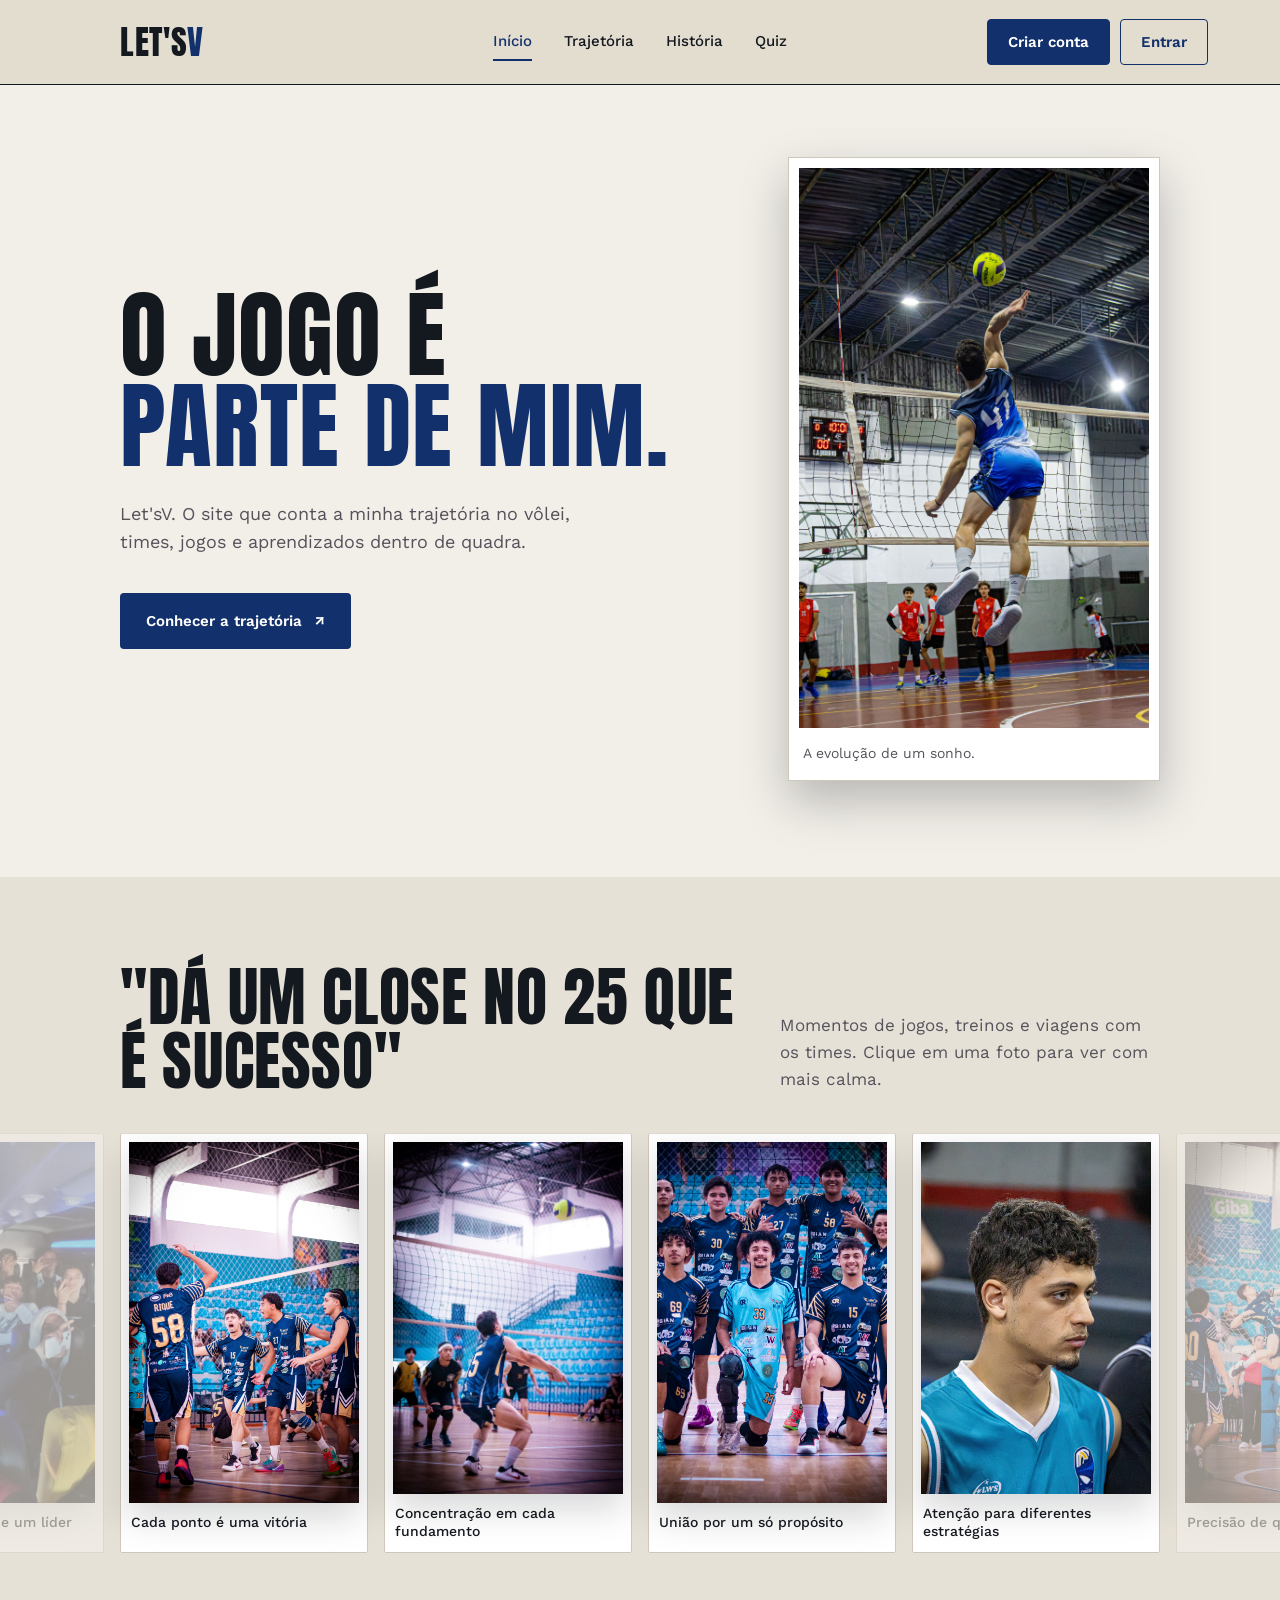
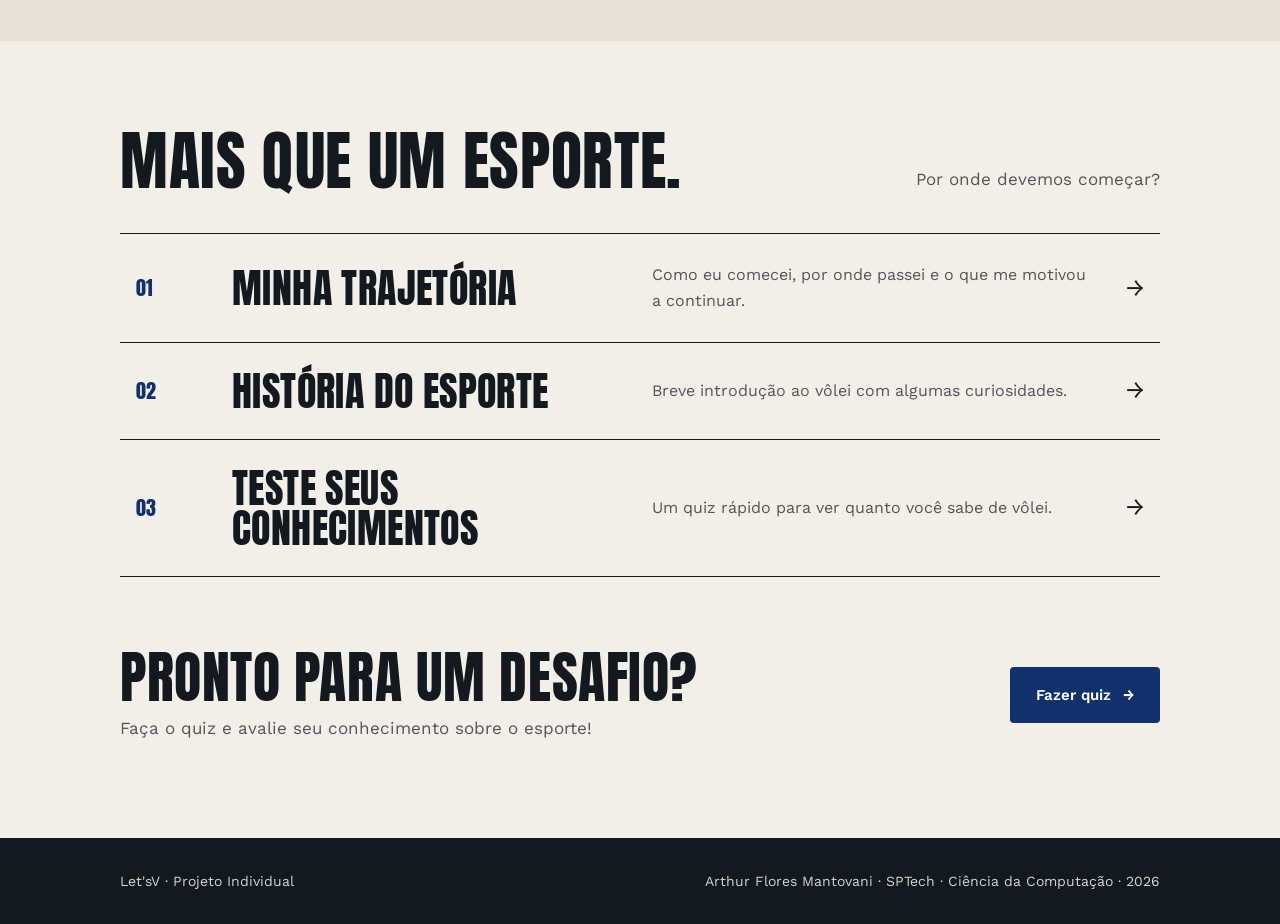
<file: public/index.html>
<!DOCTYPE html>
<html lang="pt-BR">
<head>
  <meta charset="UTF-8">
  <meta name="viewport" content="width=device-width, initial-scale=1.0">
  <title>Let'sV</title>
  <link rel="preconnect" href="https://fonts.googleapis.com">
  <link rel="preconnect" href="https://fonts.gstatic.com" crossorigin>
  <link href="https://fonts.googleapis.com/css2?family=Anton&family=Work+Sans:wght@400;500;600&display=swap" rel="stylesheet">
  <link rel="stylesheet" href="./css/style.css">
</head>
<body>

  <header class="topo">
    <div class="container topo-conteudo">
      <a href="./index.html" class="logo">Let's<span>V</span></a>
      <nav class="menu">
        <a href="./index.html" class="ativo">Início</a>
        <a href="./trajetoria.html">Trajetória</a>
        <a href="./historia.html">História</a>
        <a href="./quiz.html">Quiz</a>
      </nav>
      <div class="topo-acoes">
        <a href="./cadastro.html#cadastro" class="botao-cadastro">Criar conta</a>
        <a href="./cadastro.html" class="botao-entrar">Entrar</a>
      </div>
    </div>
  </header>

  <main>
    <section class="hero">
      <div class="container hero-conteudo">
        <div class="hero-texto">
          <h1>O jogo é <span>parte de mim.</span></h1>
          <p>Let'sV. O site que conta a minha trajetória no vôlei, times, jogos e aprendizados dentro de quadra.</p>
          <a href="#card-trajetoria" class="botao">Conhecer a trajetória <span>↗</span></a>
        </div>
        <figure class="hero-imagem">
          <img src="./assets/imgs/heroImg.jpg" alt="Jogador saltando para atacar a bola em um jogo de vôlei">
          <figcaption>A evolução de um sonho.</figcaption>
        </figure>
      </div>
    </section>

    <section class="galeria" id="galeria">
      <div class="container">
        <div class="cabecalho-secao">
          <h2>"Dá um close no 25 que é sucesso"</h2>
          <p>Momentos de jogos, treinos e viagens com os times. Clique em uma foto para ver com mais calma.</p>
        </div>

        <div class="carrossel">
          <div class="carrossel-trilho">
            <figure class="foto">
              <img src="./assets/imgs/foto1.jpg" alt="Comemoração Bless">
              <figcaption>Cada ponto é uma vitória</figcaption>
            </figure>
            <figure class="foto">
              <img src="./assets/imgs/foto2.jpg" alt="Foto de passe">
              <figcaption>Concentração em cada fundamento</figcaption>
            </figure>
            <figure class="foto">
              <img src="./assets/imgs/foto3.jpg" alt="Foto da Bless">
              <figcaption>União por um só propósito</figcaption>
            </figure>
            <figure class="foto">
              <img src="./assets/imgs/foto4.jpg" alt="Foto do Rosto no SL">
              <figcaption>Atenção para diferentes estratégias</figcaption>
            </figure>
            <figure class="foto">
              <img src="./assets/imgs/foto5.jpg" alt="Foto ataque Bless">
              <figcaption>Precisão de quem faz acontecer</figcaption>
            </figure>
            <figure class="foto">
              <img src="./assets/imgs/foto6.jpg" alt="Colocando sua fé no atleta">
              <figcaption>Confiança posta sobre o peito</figcaption>
            </figure>
            <figure class="foto">
              <img src="./assets/imgs/foto7.jpg" alt="Foto com José Roberto">
              <figcaption>Oportunidades inusitadas</figcaption>
            </figure>
            <figure class="foto">
              <img src="./assets/imgs/foto8.jpg" alt="Time JEESP">
              <figcaption>Responsabilidade de um líder</figcaption>
            </figure>
          </div>
        </div>
      </div>
    </section>

    <section class="universo">
      <div class="container">
        <div class="cabecalho-secao">
          <h2>Mais que um esporte.</h2>
          <p>Por onde devemos começar?</p>
        </div>

        <div class="cards">
          <a href="./trajetoria.html" class="card" id="card-trajetoria">
            <span class="card-numero">01</span>
            <h3>Minha trajetória</h3>
            <p>Como eu comecei, por onde passei e o que me motivou a continuar.</p>
            <span class="card-seta">→</span>
          </a>
          <a href="./historia.html" class="card">
            <span class="card-numero">02</span>
            <h3>História do esporte</h3>
            <p>Breve introdução ao vôlei com algumas curiosidades.</p>
            <span class="card-seta">→</span>
          </a>
          <a href="#chamada-card" class="card">
            <span class="card-numero">03</span>
            <h3>Teste seus conhecimentos</h3>
            <p>Um quiz rápido para ver quanto você sabe de vôlei.</p>
            <span class="card-seta">→</span>
          </a>
        </div>

        <div class="chamada">
          <div>
            <h3>Pronto para um desafio?</h3>
            <p>Faça o quiz e avalie seu conhecimento sobre o esporte!</p>
          </div>
          <a href="./quiz.html" class="botao" id="chamada-card">Fazer quiz <span>→</span></a>
        </div>
      </div>
    </section>
  </main>

  <footer class="rodape">
    <div class="container rodape-conteudo">
      <a href="./index.html"><p>Let'sV · Projeto Individual</p></a>
      <p>Arthur Flores Mantovani · SPTech · Ciência da Computação · 2026</p>
    </div>
  </footer>

  <script src="./js/script.js"></script>
  <script src="./js/rolagem.js"></script>
</body>
</html>
</file>
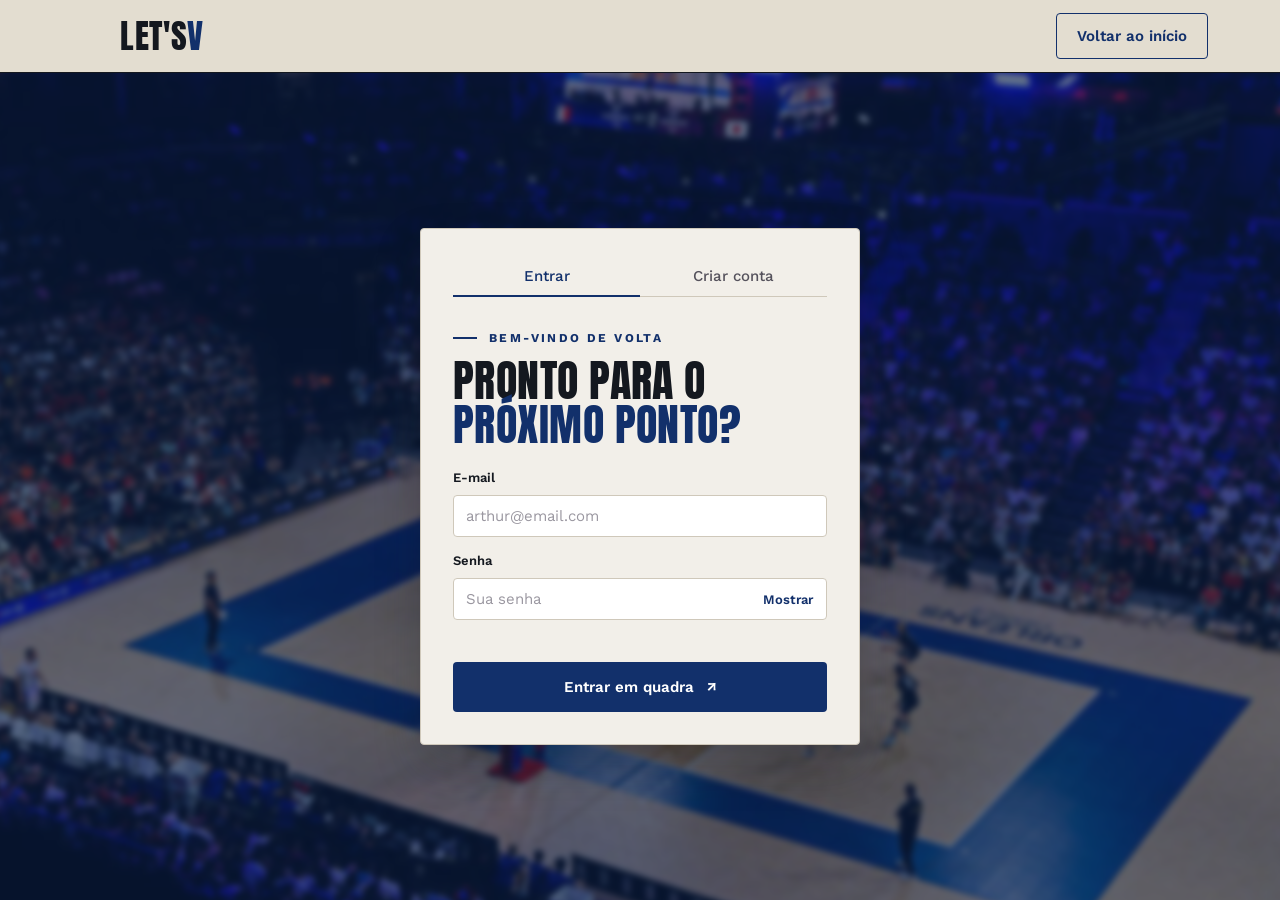
<file: public/cadastro.html>
<!doctype html>
<html lang="pt-BR">
  <head>
    <meta charset="UTF-8" />
    <meta name="viewport" content="width=device-width, initial-scale=1.0" />
    <title>Acesso · Let'sV</title>

    <link rel="preconnect" href="https://fonts.googleapis.com" />
    <link rel="preconnect" href="https://fonts.gstatic.com" crossorigin />
    <link
      href="https://fonts.googleapis.com/css2?family=Anton&family=Work+Sans:wght@400;500;600&display=swap"
      rel="stylesheet"
    />

    <link rel="stylesheet" href="./css/style.css" />
    <link rel="stylesheet" href="./css/auth.css" />
  </head>

  <body class="pagina-auth">
    <header class="topo">
      <div class="container topo-conteudo">
        <a href="./index.html" class="logo">Let's<span>V</span></a>
        <a href="./index.html" class="voltar botao-entrar">
          Voltar ao início
        </a>
      </div>
    </header>

    <main class="area-auth">
      <section class="cartao">
        <div class="abas" role="tablist">
          <button
            type="button"
            class="aba ativa"
            role="tab"
            data-alvo="login"
            aria-selected="true"
          >
            Entrar
          </button>

          <button
            type="button"
            class="aba"
            role="tab"
            data-alvo="cadastro"
            aria-selected="false"
          >
            Criar conta
          </button>
        </div>

        <!-- LOGIN -->
        <form id="form-login" novalidate>
          <span class="etiqueta">Bem-vindo de volta</span>

          <h1 class="titulo">
            Pronto para o <span>próximo ponto?</span>
          </h1>

          <div class="campo">
            <label for="login-email">E-mail</label>
            <input
              type="email"
              id="login-email"
              placeholder="arthur@email.com"
              autocomplete="email"
            />
          </div>

          <div class="campo">
            <label for="login-senha">Senha</label>

            <div class="campo-senha">
              <input
                type="password"
                id="login-senha"
                placeholder="Sua senha"
                autocomplete="current-password"
              />

              <button type="button" class="mostrar">Mostrar</button>
            </div>
          </div>

          <p class="mensagem" role="alert"></p>

          <button type="submit" class="botao">
            Entrar em quadra <span>↗</span>
          </button>
        </form>

        <!-- CADASTRO -->
        <form id="form-cadastro" novalidate hidden>
          <span class="etiqueta">Faça parte da equipe</span>

          <h1 class="titulo">
            Entre para o <span>time.</span>
          </h1>

          <div class="grade">
            <div class="campo">
              <label for="cad-nome">Nome</label>

              <input
                type="text"
                id="cad-nome"
                placeholder="Arthur Silva"
                autocomplete="name"
              />
            </div>

            <div class="campo">
              <label for="cad-posicao">Posição em quadra</label>

              <select id="cad-posicao">
                <option value="" selected disabled>Selecione</option>
                <option value="levantador">Levantador</option>
                <option value="ponteiro">Ponteiro</option>
                <option value="central">Central</option>
                <option value="oposto">Oposto</option>
                <option value="libero">Líbero</option>
                <option value="torcedor">Só torcedor</option>
              </select>
            </div>

            <div class="campo largo">
              <label for="cad-email">E-mail</label>

              <input
                type="email"
                id="cad-email"
                placeholder="arthur@email.com"
                autocomplete="email"
              />
            </div>

            <div class="campo">
              <label for="cad-senha">Senha</label>

              <input
                type="password"
                id="cad-senha"
                placeholder="Crie uma senha"
                autocomplete="new-password"
              />
            </div>

            <div class="campo">
              <label for="cad-confirmar">Confirmar senha</label>

              <input
                type="password"
                id="cad-confirmar"
                placeholder="Repita a senha"
                autocomplete="new-password"
              />
            </div>
          </div>

          <ul class="requisitos" id="requisitos">
            <li data-regra="tamanho">8+ caracteres</li>
            <li data-regra="maiuscula">Maiúscula</li>
            <li data-regra="minuscula">Minúscula</li>
            <li data-regra="numero">Número</li>
            <li data-regra="simbolo">Símbolo</li>
          </ul>

          <p class="mensagem" role="alert"></p>

          <button type="submit" class="botao">
            Criar minha conta <span>↗</span>
          </button>
        </form>

        <!-- MENSAGEM DE SUCESSO -->
        <div class="sucesso" id="sucesso" hidden>
          <span class="etiqueta">Tudo certo</span>

          <h2 class="titulo" id="sucesso-titulo"></h2>

          <p id="sucesso-texto"></p>

          <a href="./index.html" class="botao">
            Ir para o início <span>→</span>
          </a>
        </div>
      </section>
    </main>

    <!-- ÚNICO ARQUIVO RESPONSÁVEL PELO LOGIN E CADASTRO -->
    <script src="./js/auth.js" defer></script>
  </body>
</html>
</file>
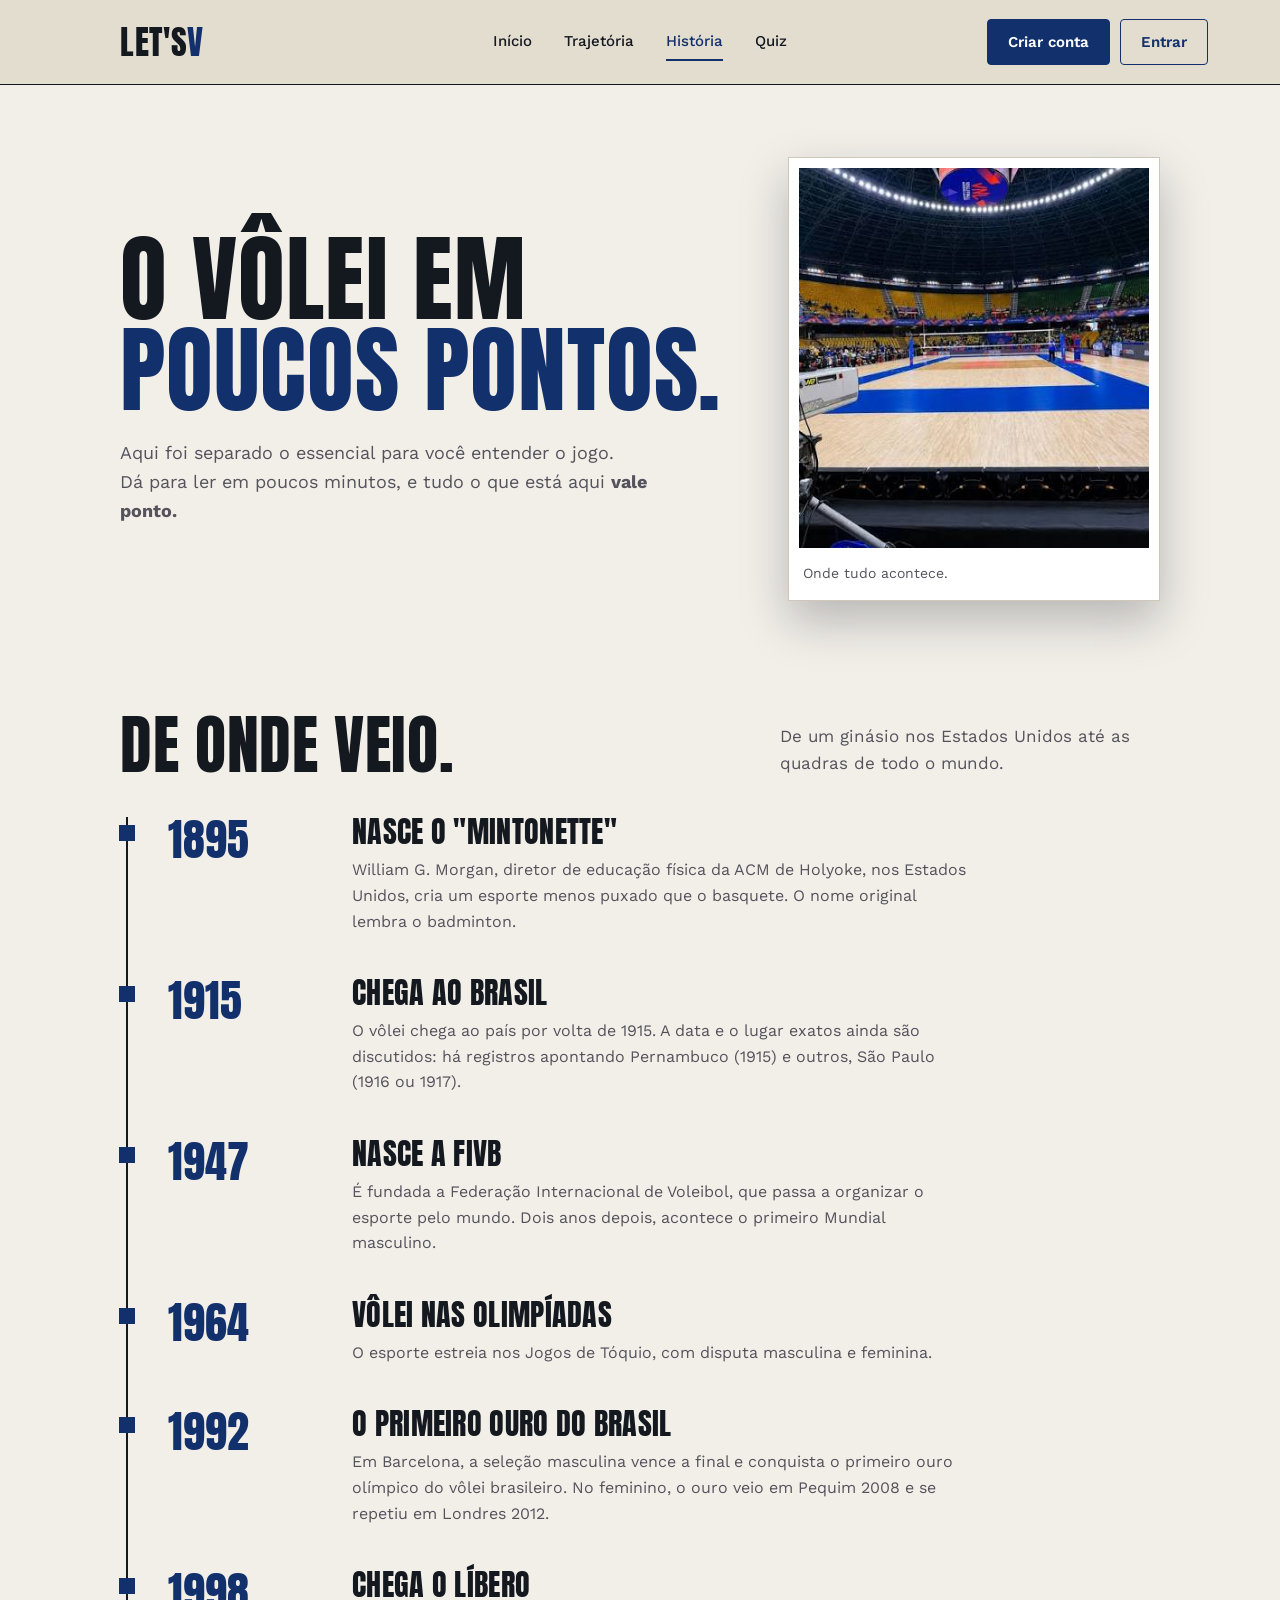
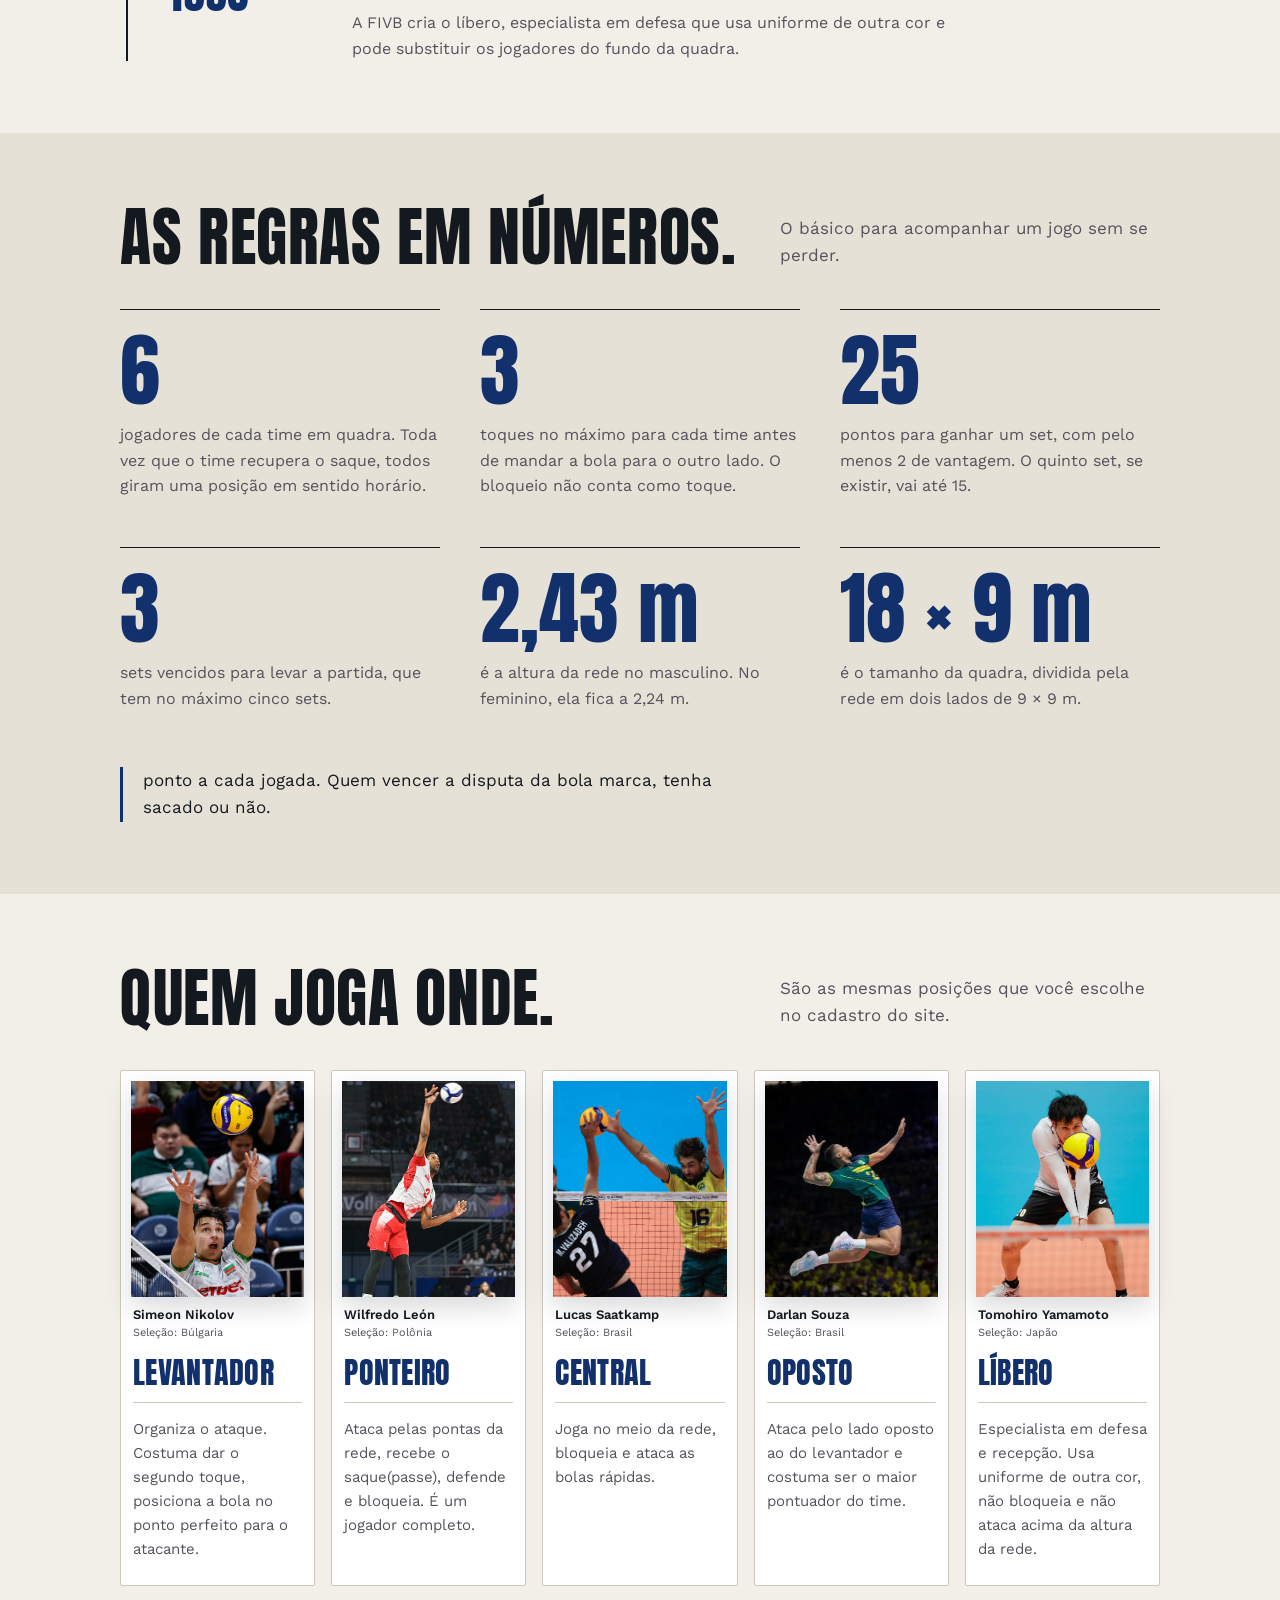
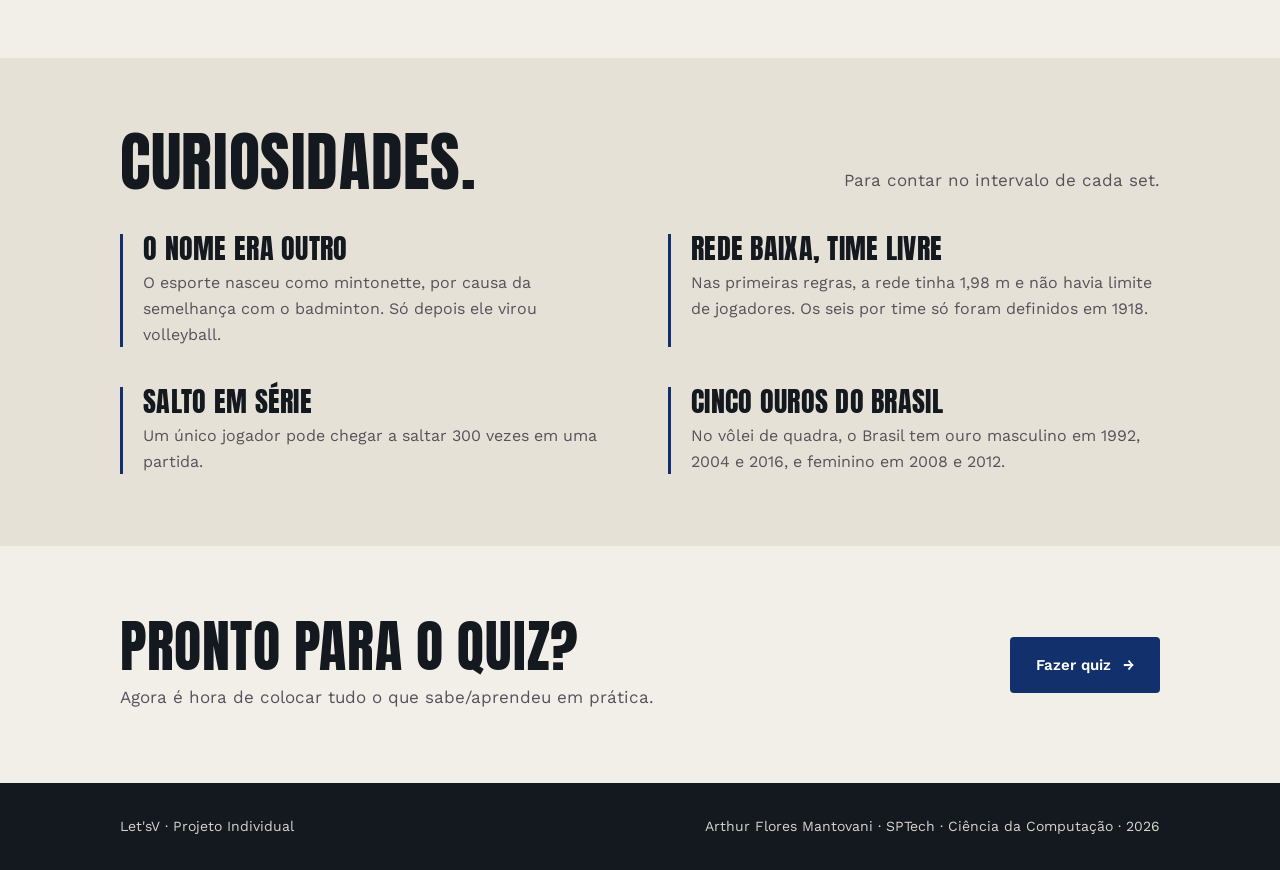
<file: public/historia.html>
<!DOCTYPE html>
<html lang="pt-BR">
<head>
  <meta charset="UTF-8">
  <meta name="viewport" content="width=device-width, initial-scale=1.0">
  <title>História · Let'sV</title>
  <link rel="preconnect" href="https://fonts.googleapis.com">
  <link rel="preconnect" href="https://fonts.gstatic.com" crossorigin>
  <link href="https://fonts.googleapis.com/css2?family=Anton&family=Work+Sans:wght@400;500;600&display=swap" rel="stylesheet">
  <link rel="stylesheet" href="./css/style.css">
</head>
<body>

  <header class="topo topo-fixo">
    <div class="container topo-conteudo">
      <a href="./index.html" class="logo">Let's<span>V</span></a>
      <nav class="menu">
        <a href="./index.html">Início</a>
        <a href="./trajetoria.html">Trajetória</a>
        <a href="./historia.html" class="ativo">História</a>
        <a href="./quiz.html">Quiz</a>
      </nav>
      <div class="topo-acoes">
        <a href="./cadastro.html#cadastro" class="botao-cadastro">Criar conta</a>
        <a href="./cadastro.html" class="botao-entrar">Entrar</a>
      </div>
    </div>
  </header>

  <main>
    <section class="pagina-topo">
      <div class="container pagina-topo-conteudo">
        <div class="pagina-topo-texto">
          <h1>O vôlei em <span>poucos pontos.</span></h1>
          <p>Aqui foi separado o essencial para você entender o jogo. <br>Dá para ler em poucos minutos, e tudo o que está aqui <strong>vale ponto.</strong></p>
        </div>
        <figure class="hero-imagem pagina-topo-imagem">
          <img src="./assets/imgs/quadraHistory.jpg" alt="Quadra de vôlei durante um jogo">
          <figcaption>Onde tudo acontece.</figcaption>
        </figure>
      </div>
    </section>

    <section class="secao">
      <div class="container">
        <div class="cabecalho-secao">
          <h2>De onde veio.</h2>
          <p>De um ginásio nos Estados Unidos até as quadras de todo o mundo.</p>
        </div>

        <ol class="linha-tempo">
          <li>
            <span class="linha-tempo-ano">1895</span>
            <div>
              <h3>Nasce o "mintonette"</h3>
              <p>William G. Morgan, diretor de educação física da ACM de Holyoke, nos Estados Unidos, cria um esporte menos puxado que o basquete. O nome original lembra o badminton.</p>
            </div>
          </li>
          <li>
            <span class="linha-tempo-ano">1915</span>
            <div>
              <h3>Chega ao Brasil</h3>
              <p>O vôlei chega ao país por volta de 1915. A data e o lugar exatos ainda são discutidos: há registros apontando Pernambuco (1915) e outros, São Paulo (1916 ou 1917).</p>
            </div>
          </li>
          <li>
            <span class="linha-tempo-ano">1947</span>
            <div>
              <h3>Nasce a FIVB</h3>
              <p>É fundada a Federação Internacional de Voleibol, que passa a organizar o esporte pelo mundo. Dois anos depois, acontece o primeiro Mundial masculino.</p>
            </div>
          </li>
          <li>
            <span class="linha-tempo-ano">1964</span>
            <div>
              <h3>Vôlei nas Olimpíadas</h3>
              <p>O esporte estreia nos Jogos de Tóquio, com disputa masculina e feminina.</p>
            </div>
          </li>
          <li>
            <span class="linha-tempo-ano">1992</span>
            <div>
              <h3>O primeiro ouro do Brasil</h3>
              <p>Em Barcelona, a seleção masculina vence a final e conquista o primeiro ouro olímpico do vôlei brasileiro. No feminino, o ouro veio em Pequim 2008 e se repetiu em Londres 2012.</p>
            </div>
          </li>
          <li>
            <span class="linha-tempo-ano">1998</span>
            <div>
              <h3>Chega o líbero</h3>
              <p>A FIVB cria o líbero, especialista em defesa que usa uniforme de outra cor e pode substituir os jogadores do fundo da quadra.</p>
            </div>
          </li>
        </ol>
      </div>
    </section>

    <section class="secao secao-escura">
      <div class="container">
        <div class="cabecalho-secao">
          <h2>As regras em números.</h2>
          <p>O básico para acompanhar um jogo sem se perder.</p>
        </div>

        <div class="numeros">
          <div class="numero">
            <span class="numero-valor">6</span>
            <p>jogadores de cada time em quadra. Toda vez que o time recupera o saque, todos giram uma posição em sentido horário.</p>
          </div>
          <div class="numero">
            <span class="numero-valor">3</span>
            <p>toques no máximo para cada time antes de mandar a bola para o outro lado. O bloqueio não conta como toque.</p>
          </div>
          <div class="numero">
            <span class="numero-valor">25</span>
            <p>pontos para ganhar um set, com pelo menos 2 de vantagem. O quinto set, se existir, vai até 15.</p>
          </div>
          <div class="numero">
            <span class="numero-valor">3</span>
            <p>sets vencidos para levar a partida, que tem no máximo cinco sets.</p>
          </div>
          <div class="numero">
            <span class="numero-valor">2,43 m</span>
            <p>é a altura da rede no masculino. No feminino, ela fica a 2,24 m.</p>
          </div>
          <div class="numero">
            <span class="numero-valor">18 × 9 m</span>
            <p>é o tamanho da quadra, dividida pela rede em dois lados de 9 × 9 m.</p>
          </div>
        </div>

        <p class="numeros-nota">ponto a cada jogada. Quem vencer a disputa da bola marca, tenha sacado ou não.</p>
      </div>
    </section>

    <section class="secao">
      <div class="container">
        <div class="cabecalho-secao">
          <h2>Quem joga onde.</h2>
          <p>São as mesmas posições que você escolhe no cadastro do site.</p>
        </div>

<div class="posicoes">
  <div class="posicao">
    <figure class="posicao-foto">
      <img src="./assets/imgs/levantador.jpg" alt="Levantador">
      <figcaption>Simeon Nikolov <small>Seleção: Búlgaria</small></figcaption>
    </figure>
    <h3>Levantador</h3>
    <p>Organiza o ataque. Costuma dar o segundo toque, posiciona a bola no ponto perfeito para o atacante.</p>
  </div>
  <div class="posicao">
    <figure class="posicao-foto">
      <img src="./assets/imgs/ponteiro.jpg" alt="Ponteiro">
      <figcaption>Wilfredo León <small>Seleção: Polônia</small></figcaption>
    </figure>
    <h3>Ponteiro</h3>
    <p>Ataca pelas pontas da rede, recebe o saque(passe), defende e bloqueia. É um jogador completo.</p>
  </div>
  <div class="posicao">
    <figure class="posicao-foto">
      <img src="./assets/imgs/central.jpg" alt="Central">
      <figcaption>Lucas Saatkamp <small>Seleção: Brasil</small></figcaption>
    </figure>
    <h3>Central</h3>
    <p>Joga no meio da rede, bloqueia e ataca as bolas rápidas.</p>
  </div>
  <div class="posicao">
    <figure class="posicao-foto">
      <img src="./assets/imgs/oposto.jpg" alt="Oposto">
      <figcaption>Darlan Souza <small>Seleção: Brasil</small></figcaption>
    </figure>
    <h3>Oposto</h3>
    <p>Ataca pelo lado oposto ao do levantador e costuma ser o maior pontuador do time.</p>
  </div>
  <div class="posicao">
    <figure class="posicao-foto">
      <img src="./assets/imgs/libero.jpg" alt="Líbero">
      <figcaption>Tomohiro Yamamoto <small>Seleção: Japão</small></figcaption>
    </figure>
    <h3>Líbero</h3>
    <p>Especialista em defesa e recepção. Usa uniforme de outra cor, não bloqueia e não ataca acima da altura da rede.</p>
  </div>
</div>
    </section>

    <section class="secao secao-escura">
      <div class="container">
        <div class="cabecalho-secao">
          <h2>Curiosidades.</h2>
          <p>Para contar no intervalo de cada set.</p>
        </div>

        <div class="curiosidades">
          <div class="curiosidade">
            <h3>O nome era outro</h3>
            <p>O esporte nasceu como mintonette, por causa da semelhança com o badminton. Só depois ele virou volleyball.</p>
          </div>
          <div class="curiosidade">
            <h3>Rede baixa, time livre</h3>
            <p>Nas primeiras regras, a rede tinha 1,98 m e não havia limite de jogadores. Os seis por time só foram definidos em 1918.</p>
          </div>
          <div class="curiosidade">
            <h3>Salto em série</h3>
            <p>Um único jogador pode chegar a saltar 300 vezes em uma partida.</p>
          </div>
          <div class="curiosidade">
            <h3>Cinco ouros do Brasil</h3>
            <p>No vôlei de quadra, o Brasil tem ouro masculino em 1992, 2004 e 2016, e feminino em 2008 e 2012.</p>
          </div>
        </div>
      </div>
    </section>

    <section class="secao">
      <div class="container">
        <div class="chamada">
          <div>
            <h3>Pronto para o quiz?</h3>
            <p>Agora é hora de colocar tudo o que sabe/aprendeu em prática.</p>
          </div>
          <a href="./quiz.html" class="botao">Fazer quiz <span>→</span></a>
        </div>
      </div>
    </section>
  </main>

  <footer class="rodape">
    <div class="container rodape-conteudo">
      <a href="./index.html"><p>Let'sV · Projeto Individual</p></a>
      <p>Arthur Flores Mantovani · SPTech · Ciência da Computação · 2026</p>
    </div>
  </footer>
<script src="./js/navbar.js"></script>
</body>
</html>
</file>
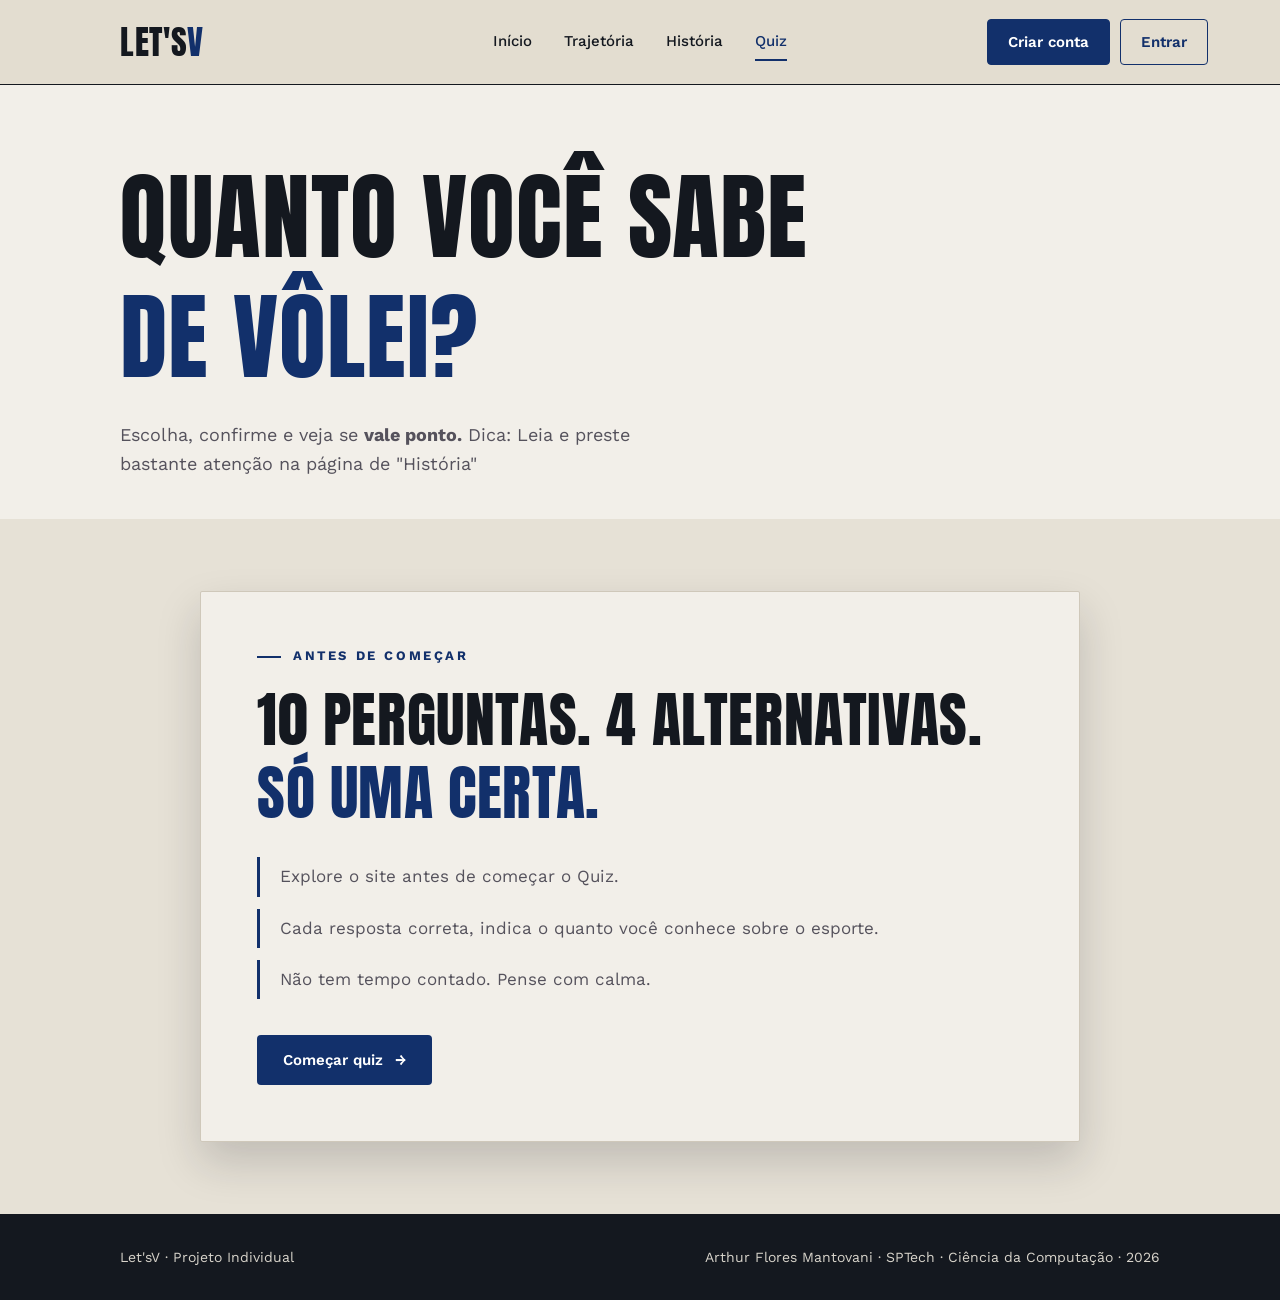
<file: public/quiz.html>
<!doctype html>
<html lang="pt-BR">
  <head>
    <meta charset="UTF-8" />
    <meta name="viewport" content="width=device-width, initial-scale=1.0" />
    <title>Quiz · Let'sV</title>
    <link rel="preconnect" href="https://fonts.googleapis.com" />
    <link rel="preconnect" href="https://fonts.gstatic.com" crossorigin />
    <link
      href="https://fonts.googleapis.com/css2?family=Anton&family=Work+Sans:wght@400;500;600&display=swap"
      rel="stylesheet"
    />
    <link rel="stylesheet" href="./css/style.css" />
    <link rel="stylesheet" href="./css/quiz.css" />
  </head>
  <body>
    <header class="topo topo-fixo">
      <div class="container topo-conteudo">
        <a href="./index.html" class="logo">Let's<span>V</span></a>
        <nav class="menu">
          <a href="./index.html">Início</a>
          <a href="./trajetoria.html">Trajetória</a>
          <a href="./historia.html">História</a>
          <a href="./quiz.html" class="ativo">Quiz</a>
        </nav>
        <div class="topo-acoes">
          <a href="./cadastro.html#cadastro" class="botao-cadastro"
            >Criar conta</a
          >
          <a href="./cadastro.html" class="botao-entrar">Entrar</a>
        </div>
      </div>
    </header>

    <main>
      <section class="pagina-topo">
        <div class="container">
          <h1>Quanto você sabe <span>de vôlei?</span></h1>
          <p>
            Escolha, confirme e veja se <strong>vale ponto.</strong> Dica: Leia
            e preste bastante atenção na página de "História"
          </p>
        </div>
      </section>

      <section class="secao secao-escura">
        <div class="container">
          <div class="quiz" id="quiz">
            <div class="quiz-inicio" id="quiz-inicio">
              <span class="etiqueta">Antes de começar</span>
              <h2>10 perguntas. 4 alternativas. <span>Só uma certa.</span></h2>
              <ul class="quiz-regras">
                <li>Explore o site antes de começar o Quiz.</li>
                <li>
                  Cada resposta correta, indica o quanto você conhece sobre o
                  esporte.
                </li>
                <li>Não tem tempo contado. Pense com calma.</li>
              </ul>
              <button type="button" class="botao" id="quiz-comecar">
                Começar quiz <span>→</span>
              </button>
            </div>

            <div class="quiz-jogo" id="quiz-jogo" hidden>
              <div class="quiz-topo">
                <p>
                  Pergunta <strong id="quiz-numero">1</strong> de
                  <span id="quiz-total">10</span>
                </p>
              </div>
              <div class="quiz-barra">
                <div class="quiz-barra-preenchida" id="quiz-barra"></div>
              </div>

              <h2 class="quiz-pergunta" id="quiz-pergunta"></h2>

              <div class="quiz-alternativas" id="quiz-alternativas"></div>

              <div class="quiz-explicacao" id="quiz-explicacao" hidden>
                <h3 id="quiz-explicacao-titulo"></h3>
                <p id="quiz-explicacao-texto"></p>
              </div>

              <div class="quiz-acoes">
                <button type="button" class="botao" id="quiz-acao" disabled>
                  Confirmar resposta
                </button>
              </div>
            </div>

            <div class="quiz-resultado" id="quiz-resultado" hidden>
              <span class="etiqueta">Fim de jogo</span>
              <h2>Quiz <span>finalizado.</span></h2>
              <p class="quiz-resultado-texto">
                Entre ou crie sua conta para ver o seu desempenho e acompanhar
                sua evolução a cada tentativa.
              </p>
              <div class="quiz-acoes">
                <a href="./cadastro.html#cadastro" class="botao"
                  >Criar conta <span>→</span></a
                >
                <a href="./cadastro.html" class="botao-contorno">Entrar</a>
              </div>
            </div>
          </div>
        </div>
      </section>
    </main>

    <footer class="rodape">
      <div class="container rodape-conteudo">
        <a href="./index.html"><p>Let'sV · Projeto Individual</p></a>
        <p>Arthur Flores Mantovani · SPTech · Ciência da Computação · 2026</p>
      </div>
    </footer>

    <script src="./js/navbar.js"></script>
    <script src="./js/quiz.js"></script>
  </body>
</html>
</file>
<file: public/css/style.css>
:root {
  --papel: #f2efe9;
  --papel-escuro: #e6e1d6;
  --fundo-topo: #e3ddd0;
  --tinta: #14181f;
  --tinta-suave: #55525c;
  --marinho: #12306b;
  --marinho-escuro: #0b1f47;
  --linha: #cfc8ba;
  --branco: #ffffff;
  --tempo-piscada: 1.5s;
}

* {
  margin: 0;
  padding: 0;
  box-sizing: border-box;
}

body {
  font-family: "Work Sans", sans-serif;
  background: var(--papel);
  color: var(--tinta);
  line-height: 1.6;
}

a {
  text-decoration: none;
  color: inherit;
}

img {
  display: block;
  width: 100%;
  height: 100%;
  object-fit: cover;
}

h1, h2, h3 {
  font-family: "Anton", sans-serif;
  font-weight: 400;
  text-transform: uppercase;
  letter-spacing: 0.01em;
  line-height: 1;
}

.container {
  width: 100%;
  max-width: 1240px;
  margin: 0 auto;
  padding: 0 100px;
}

.etiqueta {
  display: inline-flex;
  align-items: center;
  gap: 12px;
  font-size: 13px;
  font-weight: 700;
  letter-spacing: 0.2em;
  text-transform: uppercase;
  color: var(--marinho);
}

.etiqueta::before {
  content: "";
  width: 24px;
  height: 2px;
  background: var(--marinho);
}

.topo {
  background: var(--fundo-topo);
  border-bottom: 1px solid var(--tinta);
  position: relative;
  z-index: 3;
}

.topo-conteudo {
  display: grid;
  grid-template-columns: 1fr auto 1fr;
  align-items: center;
  height: 84px;
}

.logo {
  grid-column: 1;
  justify-self: start;
  font-family: "Anton", sans-serif;
  font-size: 34px;
  letter-spacing: 0.02em;
  text-transform: uppercase;
  color: var(--tinta);
}

.logo span {
  color: var(--marinho);
}

.menu {
  grid-column: 2;
  display: flex;
  align-items: center;
  gap: 32px;
}

.menu a {
  font-size: 15px;
  font-weight: 500;
  padding: 6px 0;
  border-bottom: 2px solid transparent;
  transition: color 0.2s, border-color 0.2s;
}

.menu a:hover,
.menu a.ativo {
  color: var(--marinho);
  border-bottom-color: var(--marinho);
}

.topo-acoes {
  grid-column: 3;
  justify-self: end;
  display: flex;
  align-items: center;
  gap: 10px;
  margin-right: -48px;
}

.botao-entrar,
.botao-cadastro {
  font-size: 15px;
  font-weight: 600;
  padding: 10px 20px;
  border-radius: 4px;
  border: 1.5px solid var(--marinho);
  transition: background 0.2s, color 0.2s;
}

.botao-entrar {
  color: var(--marinho);
}

.botao-entrar:hover {
  background: var(--marinho);
  color: var(--branco);
}

.botao-cadastro {
  background: var(--marinho);
  color: var(--branco);
}

.botao-cadastro:hover {
  background: var(--marinho-escuro);
  border-color: var(--marinho-escuro);
}

.hero {
  padding: 72px 0 96px;
}

.hero-conteudo {
  display: grid;
  grid-template-columns: 1.3fr 0.8fr;
  align-items: center;
  gap: 64px;
}

.hero-texto h1 {
  font-size: 96px;
  line-height: 0.95;
  color: var(--tinta);
  margin-bottom: 28px;
}

.hero-texto h1 span {
  display: block;
  color: var(--marinho);
}

.hero-texto p {
  max-width: 460px;
  color: var(--tinta-suave);
  font-size: 18px;
  margin-bottom: 36px;
}

.botao {
  display: inline-flex;
  align-items: center;
  gap: 12px;
  background: var(--marinho);
  color: var(--branco);
  font-weight: 600;
  font-size: 15px;
  padding: 16px 26px;
  border-radius: 4px;
  white-space: nowrap;
  transition: background 0.2s;
}

.botao:hover {
  background: var(--marinho-escuro);
}

.botao-contorno {
  display: inline-flex;
  align-items: center;
  gap: 12px;
  border: 1.5px solid var(--marinho);
  color: var(--marinho);
  font-weight: 600;
  font-size: 15px;
  padding: 14px 22px;
  border-radius: 4px;
  white-space: nowrap;
  transition: background 0.2s, color 0.2s;
}

.botao-contorno:hover {
  background: var(--marinho);
  color: var(--branco);
}

.hero-imagem {
  background: var(--branco);
  padding: 10px 10px 0;
  border: 1px solid var(--linha);
  box-shadow: 0 20px 44px rgba(20, 24, 31, 0.26);
}

.hero-imagem img {
  height: 560px;
  object-position: center top;
}

.hero-imagem figcaption {
  padding: 14px 4px 16px;
  font-size: 14px;
  color: var(--tinta-suave);
}

.galeria {
  background: var(--papel-escuro);
  padding: 88px 0;
  overflow: hidden;
}

.cabecalho-secao {
  display: flex;
  align-items: flex-end;
  justify-content: space-between;
  gap: 40px;
  margin-bottom: 40px;
}

.cabecalho-secao h2 {
  font-size: 64px;
  color: var(--tinta);
}

.cabecalho-secao p {
  max-width: 380px;
  color: var(--tinta-suave);
  font-size: 17px;
}

.carrossel {
  --visiveis: 4;
  --espaco: 16px;
  --largura-foto: calc((100% - (var(--visiveis) - 1) * var(--espaco)) / var(--visiveis));
  clip-path: inset(0 calc(-1 * (var(--largura-foto) / 2 + var(--espaco))));
}

.carrossel-trilho {
  display: flex;
  gap: var(--espaco);
}

.foto {
  flex: 0 0 var(--largura-foto);
  height: 420px;
  display: flex;
  flex-direction: column;
  gap: 10px;
  padding: 8px 8px 0;
  background: var(--branco);
  border: 1px solid var(--linha);
  border-radius: 2px;
  cursor: pointer;
  transition: opacity 0.7s ease;
}

.foto.apagada {
  opacity: 0.35;
}

.foto img {
  flex: 1 1 0;
  height: 0;
  min-height: 0;
  box-shadow: 0 14px 34px rgba(20, 24, 31, 0.18);
}

.foto figcaption {
  min-height: 2.8em;
  padding: 0 2px 12px;
  font-size: 14px;
  font-weight: 500;
  line-height: 1.3;
  color: var(--tinta);
}

.universo {
  padding: 88px 0 96px;
}

.cards {
  border-bottom: 1px solid var(--tinta);
  margin-bottom: 72px;
}

.card {
  display: grid;
  grid-template-columns: 72px 1fr 1.1fr 32px;
  align-items: center;
  gap: 24px;
  padding: 28px 16px;
  border-top: 1px solid var(--tinta);
  transition: background 0.25s, color 0.25s;
}

.card-numero {
  font-family: "Anton", sans-serif;
  font-size: 20px;
  color: var(--marinho);
}

.card h3 {
  font-size: 40px;
}

.card p {
  color: var(--tinta-suave);
  font-size: 16px;
}

.card-seta {
  justify-self: end;
  font-size: 24px;
}

.card:hover {
  background: var(--marinho);
  color: var(--branco);
}

.card:hover .card-numero,
.card:hover p {
  color: #dbe3f3;
}

.chamada {
  display: flex;
  align-items: center;
  justify-content: space-between;
  gap: 32px;
}

.chamada h3 {
  font-size: 56px;
  margin-bottom: 10px;
}

.chamada p {
  color: var(--tinta-suave);
  font-size: 17px;
}

.rodape {
  background: var(--tinta);
  color: #d8d4cb;
  font-size: 14px;
  padding: 32px 0;
}

.rodape-conteudo {
  display: flex;
  justify-content: space-between;
  gap: 20px;
}

@media (max-width: 1000px) {
  .container {
    padding: 0 24px;
  }

  .topo-acoes {
    margin-right: 0;
  }

  .hero {
    padding: 48px 0 64px;
  }

  .hero-conteudo {
    grid-template-columns: 1fr;
    gap: 40px;
  }

  .hero-texto h1 {
    font-size: 64px;
  }

  .hero-imagem img {
    height: 420px;
  }

  .menu {
    display: none;
  }

  .galeria,
  .universo {
    padding: 64px 0;
  }

  .cabecalho-secao {
    flex-direction: column;
    align-items: flex-start;
    gap: 16px;
  }

  .cabecalho-secao h2 {
    font-size: 44px;
  }

  .carrossel {
    --visiveis: 2;
  }

  .foto {
    height: 340px;
  }

  .card {
    grid-template-columns: 48px 1fr;
    gap: 8px 16px;
  }

  .card p {
    grid-column: 2;
  }

  .card-seta {
    display: none;
  }

  .card h3 {
    font-size: 32px;
  }

  .chamada,
  .rodape-conteudo {
    flex-direction: column;
    align-items: flex-start;
  }

  .chamada h3 {
    font-size: 40px;
  }
}

@media (max-width: 600px) {
  .hero-texto h1 {
    font-size: 48px;
  }

  .carrossel {
    --visiveis: 1;
  }

  .foto {
    height: 380px;
  }

  .topo-acoes {
    gap: 6px;
  }

  .botao-entrar,
  .botao-cadastro {
    font-size: 14px;
    padding: 9px 12px;
  }
}

@keyframes piscar-fundo {
  50% {
    background-color: var(--marinho);
    color: var(--branco);
  }
}

@keyframes piscar-texto {
  50% {
    color: var(--branco);
  }
}

@keyframes piscar-botao {
  50% {
    background-color: var(--papel);
    color: var(--marinho);
  }
}

.piscando {
  animation: piscar-fundo var(--tempo-piscada) ease-in-out;
}

.piscando p,
.piscando .card-numero {
  animation: piscar-texto var(--tempo-piscada) ease-in-out;
}

.botao.piscando {
  animation: piscar-botao var(--tempo-piscada) ease-in-out;
}

.pagina-topo {
  padding: 72px 0 40px;
}

.pagina-topo h1 {
  font-size: 96px;
  line-height: 0.95;
  margin-bottom: 24px;
}

.pagina-topo h1 span {
  display: block;
  color: var(--marinho);
}

.pagina-topo p {
  max-width: 560px;
  color: var(--tinta-suave);
  font-size: 18px;
}

.secao {
  padding: 72px 0;
}

.secao-escura {
  background: var(--papel-escuro);
}

.linha-tempo {
  list-style: none;
  margin-left: 6px;
  border-left: 2px solid var(--tinta);
}

.linha-tempo li {
  position: relative;
  display: grid;
  grid-template-columns: 160px 1fr;
  gap: 24px;
  padding: 0 0 44px 40px;
}

.linha-tempo li:last-child {
  padding-bottom: 0;
}

.linha-tempo li::before {
  content: "";
  position: absolute;
  left: -9px;
  top: 8px;
  width: 16px;
  height: 16px;
  background: var(--marinho);
}

.linha-tempo-ano {
  font-family: "Anton", sans-serif;
  font-size: 44px;
  line-height: 1;
  color: var(--marinho);
}

.linha-tempo h3 {
  font-size: 30px;
  margin-bottom: 10px;
}

.linha-tempo p {
  max-width: 620px;
  color: var(--tinta-suave);
  font-size: 16px;
}

.numeros {
  display: grid;
  grid-template-columns: repeat(3, 1fr);
  gap: 48px 40px;
}

.numero {
  padding-top: 20px;
  border-top: 1px solid var(--tinta);
}

.numero-valor {
  display: block;
  margin-bottom: 12px;
  font-family: "Anton", sans-serif;
  font-size: 80px;
  line-height: 1;
  color: var(--marinho);
}

.numero p {
  color: var(--tinta-suave);
  font-size: 16px;
}

.numeros-nota {
  max-width: 640px;
  margin-top: 56px;
  padding-left: 20px;
  border-left: 3px solid var(--marinho);
  font-size: 17px;
}

.posicoes {
  display: flex;
  flex-wrap: wrap;
  gap: 16px;
}

.posicao {
  flex: 1 1 180px;
  padding: 24px 20px 28px;
  background: var(--branco);
  border: 1px solid var(--linha);
  border-radius: 2px;
}

.posicao h3 {
  margin-bottom: 14px;
  padding-bottom: 14px;
  border-bottom: 1px solid var(--linha);
  font-size: 30px;
  color: var(--marinho);
}

.posicao p {
  color: var(--tinta-suave);
  font-size: 15px;
}

.curiosidades {
  display: grid;
  grid-template-columns: repeat(2, 1fr);
  gap: 40px 56px;
}

.curiosidade {
  padding-left: 20px;
  border-left: 3px solid var(--marinho);
}

.curiosidade h3 {
  margin-bottom: 8px;
  font-size: 28px;
}

.curiosidade p {
  color: var(--tinta-suave);
  font-size: 16px;
}

@media (max-width: 1000px) {
  .pagina-topo {
    padding: 48px 0 24px;
  }

  .pagina-topo h1 {
    font-size: 64px;
  }

  .secao {
    padding: 56px 0;
  }

  .linha-tempo li {
    grid-template-columns: 1fr;
    gap: 8px;
    padding-left: 28px;
  }

  .linha-tempo-ano {
    font-size: 36px;
  }

  .numeros {
    grid-template-columns: repeat(2, 1fr);
  }

  .curiosidades {
    grid-template-columns: 1fr;
    gap: 32px;
  }
}

@media (max-width: 600px) {
  .pagina-topo h1 {
    font-size: 48px;
  }

  .numeros {
    grid-template-columns: 1fr;
  }

  .numero-valor {
    font-size: 64px;
  }
}

.topo-fixo {
  position: sticky;
  top: 0;
}

.topo-fixo {
  transition: background 0.3s ease;
}

.topo-fixo.rolou {
  background: color-mix(in srgb, var(--fundo-topo) 70%, transparent);
  backdrop-filter: blur(10px);
}

.pagina-topo-conteudo {
  display: grid;
  grid-template-columns: 1.3fr 0.8fr;
  align-items: center;
  gap: 64px;
}

.pagina-topo-imagem img {
  height: 380px;
  object-position: center 72%;
}

.posicao {
  padding: 10px 10px 24px;
}

.posicao h3,
.posicao p {
  margin-left: 2px;
  margin-right: 2px;
}

.posicao-foto {
  margin-bottom: 18px;
}

.posicao-foto img {
  height: auto;
  aspect-ratio: 4 / 5;
  background: var(--papel-escuro);
  object-position: center top;
  box-shadow: 0 10px 24px rgba(20, 24, 31, 0.16);
}

.posicao-foto figcaption {
  margin-top: 10px;
  padding: 0 2px;
  font-size: 13px;
  font-weight: 600;
  line-height: 1.3;
  color: var(--tinta);
}

.posicao-foto small {
  display: block;
  margin-top: 2px;
  font-size: 11px;
  font-weight: 400;
  color: var(--tinta-suave);
}

@media (max-width: 1000px) {
  .pagina-topo-conteudo {
    grid-template-columns: 1fr;
    gap: 32px;
  }

  .pagina-topo-imagem img {
    height: 320px;
  }
}
</file>
<file: public/css/auth.css>
[hidden] {
  display: none !important;
}

.pagina-auth {
  --erro: #dc2626;
  position: relative;
  isolation: isolate;
  height: 100vh;
  height: 100dvh;
  overflow: hidden;
  display: flex;
  flex-direction: column;
  background: var(--marinho-escuro);
}

.pagina-auth::before {
  content: "";
  position: fixed;
  inset: 0;
  z-index: -2;
  background: url("../assets/imgs/quadra.jpg") center 70% / cover no-repeat;
  filter: blur(3px);
  transform: scale(1.05);
}

.pagina-auth::after {
  content: "";
  position: fixed;
  inset: 0;
  z-index: -1;
  background: rgba(11, 31, 71, 0.62);
}

.pagina-auth .topo-conteudo {
  height: 72px;
}

.voltar {
  grid-column: 3;
  justify-self: end;
  margin-right: -48px;
}

.area-auth {
  flex: 1;
  min-height: 0;
  display: grid;
  place-items: center;
  padding: 16px 20px;
}

.cartao {
  width: 100%;
  max-width: 440px;
  max-height: 100%;
  overflow-y: auto;
  background: var(--papel);
  border: 1px solid var(--linha);
  border-radius: 4px;
  padding: 28px 32px 32px;
  box-shadow: 0 20px 44px rgba(20, 24, 31, 0.26);
  transition: max-width 0.3s ease;
}

.cartao.larga {
  max-width: 580px;
}

.abas {
  display: grid;
  grid-template-columns: 1fr 1fr;
  border-bottom: 1px solid var(--linha);
  margin-bottom: 24px;
}

.aba {
  border: 0;
  border-bottom: 2px solid transparent;
  margin-bottom: -1px;
  background: transparent;
  color: var(--tinta-suave);
  font-family: inherit;
  font-size: 15px;
  font-weight: 500;
  padding: 10px 0;
  cursor: pointer;
  transition: color 0.2s, border-color 0.2s;
}

.aba:hover {
  color: var(--marinho);
}

.aba.ativa {
  color: var(--marinho);
  border-bottom-color: var(--marinho);
}

.cartao .etiqueta {
  font-size: 12px;
}

.titulo {
  font-size: 44px;
  line-height: 1;
  color: var(--tinta);
  margin: 10px 0 22px;
}

.titulo span {
  color: var(--marinho);
}

.grade {
  display: grid;
  grid-template-columns: 1fr 1fr;
  column-gap: 14px;
}

.campo {
  margin-bottom: 14px;
}

.campo.largo {
  grid-column: 1 / -1;
}

.campo label {
  display: block;
  font-size: 13px;
  font-weight: 600;
  color: var(--tinta);
  margin-bottom: 6px;
}

.campo input,
.campo select {
  width: 100%;
  background: var(--branco);
  border: 1px solid var(--linha);
  border-radius: 4px;
  padding: 11px 12px;
  font-family: inherit;
  font-size: 15px;
  color: var(--tinta);
  outline: none;
  transition: border-color 0.2s, box-shadow 0.2s;
}

.campo input::placeholder {
  color: #9a97a0;
}

.campo input:focus,
.campo select:focus {
  border-color: var(--marinho);
  box-shadow: 0 0 0 3px rgba(18, 48, 107, 0.16);
}

.campo.erro input,
.campo.erro select {
  border-color: var(--erro);
}

.campo-senha {
  position: relative;
}

.campo-senha input {
  padding-right: 84px;
}

.mostrar {
  position: absolute;
  right: 8px;
  top: 50%;
  transform: translateY(-50%);
  background: none;
  border: 0;
  color: var(--marinho);
  font-family: inherit;
  font-size: 13px;
  font-weight: 600;
  padding: 6px;
  cursor: pointer;
}

.mostrar:hover {
  color: var(--marinho-escuro);
}

.requisitos {
  display: flex;
  flex-wrap: wrap;
  gap: 6px;
  list-style: none;
  margin: 2px 0 14px;
}

.requisitos li {
  font-size: 12px;
  font-weight: 600;
  padding: 4px 10px;
  border: 1px solid var(--linha);
  border-radius: 2px;
  background: var(--papel-escuro);
  color: var(--tinta-suave);
  transition: background 0.2s, color 0.2s, border-color 0.2s;
}

.requisitos li.ok {
  background: var(--marinho);
  border-color: var(--marinho);
  color: var(--branco);
}

.requisitos li.ok::before {
  content: "✓ ";
}

.mensagem {
  min-height: 20px;
  font-size: 13px;
  font-weight: 500;
  color: var(--erro);
  margin-bottom: 8px;
}

.cartao .botao {
  width: 100%;
  justify-content: center;
  border: 0;
  cursor: pointer;
  font-family: inherit;
}

.sucesso p {
  color: var(--tinta-suave);
  margin-bottom: 24px;
}

.sucesso .botao {
  width: auto;
}

@media (max-height: 760px) {
  .pagina-auth .topo-conteudo {
    height: 60px;
  }

  .cartao {
    padding: 20px 28px 24px;
  }

  .abas {
    margin-bottom: 16px;
  }

  .titulo {
    font-size: 34px;
    margin: 6px 0 14px;
  }

  .campo {
    margin-bottom: 10px;
  }

  .campo input,
  .campo select {
    padding: 9px 12px;
  }

  .cartao .botao {
    padding: 13px 24px;
  }
}

@media (max-height: 640px) {
  .cartao .etiqueta {
    display: none;
  }
}

@media (max-width: 1000px) {
  .voltar {
    margin-right: 0;
  }
}

@media (max-width: 560px) {
  .cartao {
    padding: 20px 18px 24px;
  }

  .grade {
    grid-template-columns: 1fr;
  }

  .titulo {
    font-size: 36px;
  }
}
</file>
<file: public/css/quiz.css>
[hidden] {
  display: none !important;
}

.pagina-topo h1 {
  line-height: 1.25;
}

.quiz {
  --erro: #dc2626;
  --acerto: #1f7a4a;
  max-width: 880px;
  margin: 0 auto;
  padding: 48px 56px 56px;
  background: var(--papel);
  border: 1px solid var(--linha);
  border-radius: 2px;
  box-shadow: 0 20px 44px rgba(20, 24, 31, 0.18);
  scroll-margin-top: 110px;
}

.quiz h2 {
  color: var(--tinta);
}

.quiz h2 span {
  color: var(--marinho);
}

.quiz-inicio h2 {
  margin: 16px 0 28px;
  font-size: 60px;
  line-height: 1.22;
}

.quiz-inicio h2 span {
  display: block;
}

.quiz-regras {
  list-style: none;
  margin-bottom: 36px;
}

.quiz-regras li {
  margin-top: 12px;
  padding: 6px 0 6px 20px;
  border-left: 3px solid var(--marinho);
  color: var(--tinta-suave);
  font-size: 17px;
}

.quiz-topo {
  display: flex;
  justify-content: space-between;
  gap: 16px;
  margin-bottom: 12px;
  font-size: 14px;
  font-weight: 500;
  letter-spacing: 0.12em;
  text-transform: uppercase;
  color: var(--tinta-suave);
}

.quiz-topo strong {
  font-family: "Anton", sans-serif;
  font-size: 18px;
  font-weight: 400;
  letter-spacing: 0.04em;
  color: var(--marinho);
}

.quiz-barra {
  height: 6px;
  margin-bottom: 36px;
  background: var(--linha);
}

.quiz-barra-preenchida {
  width: 0;
  height: 100%;
  background: var(--marinho);
  transition: width 0.4s ease;
}

.quiz-pergunta {
  margin-bottom: 28px;
  font-size: 40px;
  line-height: 1.15;
}

.quiz-alternativas {
  display: grid;
  gap: 12px;
}

.quiz-alternativa {
  display: flex;
  align-items: center;
  gap: 18px;
  width: 100%;
  padding: 16px 20px;
  background: var(--branco);
  border: 1px solid var(--linha);
  border-radius: 2px;
  font-family: inherit;
  font-size: 17px;
  font-weight: 500;
  line-height: 1.3;
  text-align: left;
  color: var(--tinta);
  cursor: pointer;
  transition: border-color 0.2s, background 0.2s, color 0.2s, box-shadow 0.2s;
}

.quiz-alternativa:hover {
  border-color: var(--marinho);
}

.quiz-alternativa:focus-visible {
  outline: 3px solid rgba(18, 48, 107, 0.3);
  outline-offset: 2px;
}

.quiz-letra {
  flex: none;
  width: 28px;
  font-family: "Anton", sans-serif;
  font-size: 22px;
  line-height: 1;
  color: var(--marinho);
}

.quiz-alternativa.selecionada {
  border-color: var(--marinho);
  box-shadow: inset 0 0 0 1px var(--marinho);
}

.quiz-alternativa:disabled {
  cursor: default;
  color: var(--tinta);
}

.quiz-alternativa.certa:disabled {
  background: var(--acerto);
  border-color: var(--acerto);
  color: var(--branco);
}

.quiz-alternativa.certa .quiz-letra {
  color: var(--branco);
}

.quiz-alternativa.certa::after {
  content: "✓";
  margin-left: auto;
  font-size: 20px;
}

.quiz-alternativa.errada:disabled {
  border-color: var(--erro);
  box-shadow: inset 0 0 0 1px var(--erro);
}

.quiz-alternativa.errada .quiz-letra {
  color: var(--erro);
}

.quiz-alternativa.errada::after {
  content: "✕";
  margin-left: auto;
  font-size: 18px;
  color: var(--erro);
}

.quiz-explicacao {
  margin-top: 28px;
  padding-left: 20px;
  border-left: 3px solid var(--marinho);
}

.quiz-explicacao.acertou {
  border-left-color: var(--acerto);
}

.quiz-explicacao.acertou h3 {
  color: var(--acerto);
}

.quiz-explicacao.errou {
  border-left-color: var(--erro);
}

.quiz-explicacao h3 {
  margin-bottom: 8px;
  font-size: 30px;
  color: var(--marinho);
}

.quiz-explicacao.errou h3 {
  color: var(--erro);
}

.quiz-explicacao p {
  max-width: 640px;
  font-size: 16px;
  color: var(--tinta-suave);
}

.quiz-acoes {
  display: flex;
  flex-wrap: wrap;
  align-items: center;
  gap: 16px;
  margin-top: 32px;
}

.quiz .botao {
  border: 0;
  font-family: inherit;
  cursor: pointer;
}

.quiz .botao:disabled {
  background: var(--linha);
  color: var(--tinta-suave);
  cursor: not-allowed;
}

.quiz .botao-contorno {
  padding: 16px 26px;
}

.quiz-resultado h2 {
  margin: 16px 0 14px;
  font-size: 64px;
  line-height: 1.15;
}

.quiz-resultado-texto {
  max-width: 560px;
  font-size: 18px;
  color: var(--tinta-suave);
}

@media (max-width: 1000px) {
  .quiz {
    padding: 36px 28px 40px;
  }

  .quiz-inicio h2 {
    font-size: 48px;
  }

  .quiz-pergunta {
    font-size: 32px;
  }

  .quiz-resultado h2 {
    font-size: 44px;
  }
}

@media (max-width: 600px) {
  .quiz {
    padding: 28px 18px 32px;
  }

  .quiz-inicio h2 {
    font-size: 38px;
  }

  .quiz-pergunta {
    font-size: 26px;
  }

  .quiz-alternativa {
    gap: 14px;
    padding: 14px 16px;
    font-size: 16px;
  }

  .quiz-resultado h2 {
    font-size: 36px;
  }

  .quiz-acoes .botao,
  .quiz-acoes .botao-contorno {
    width: 100%;
    justify-content: center;
  }
}
</file>
